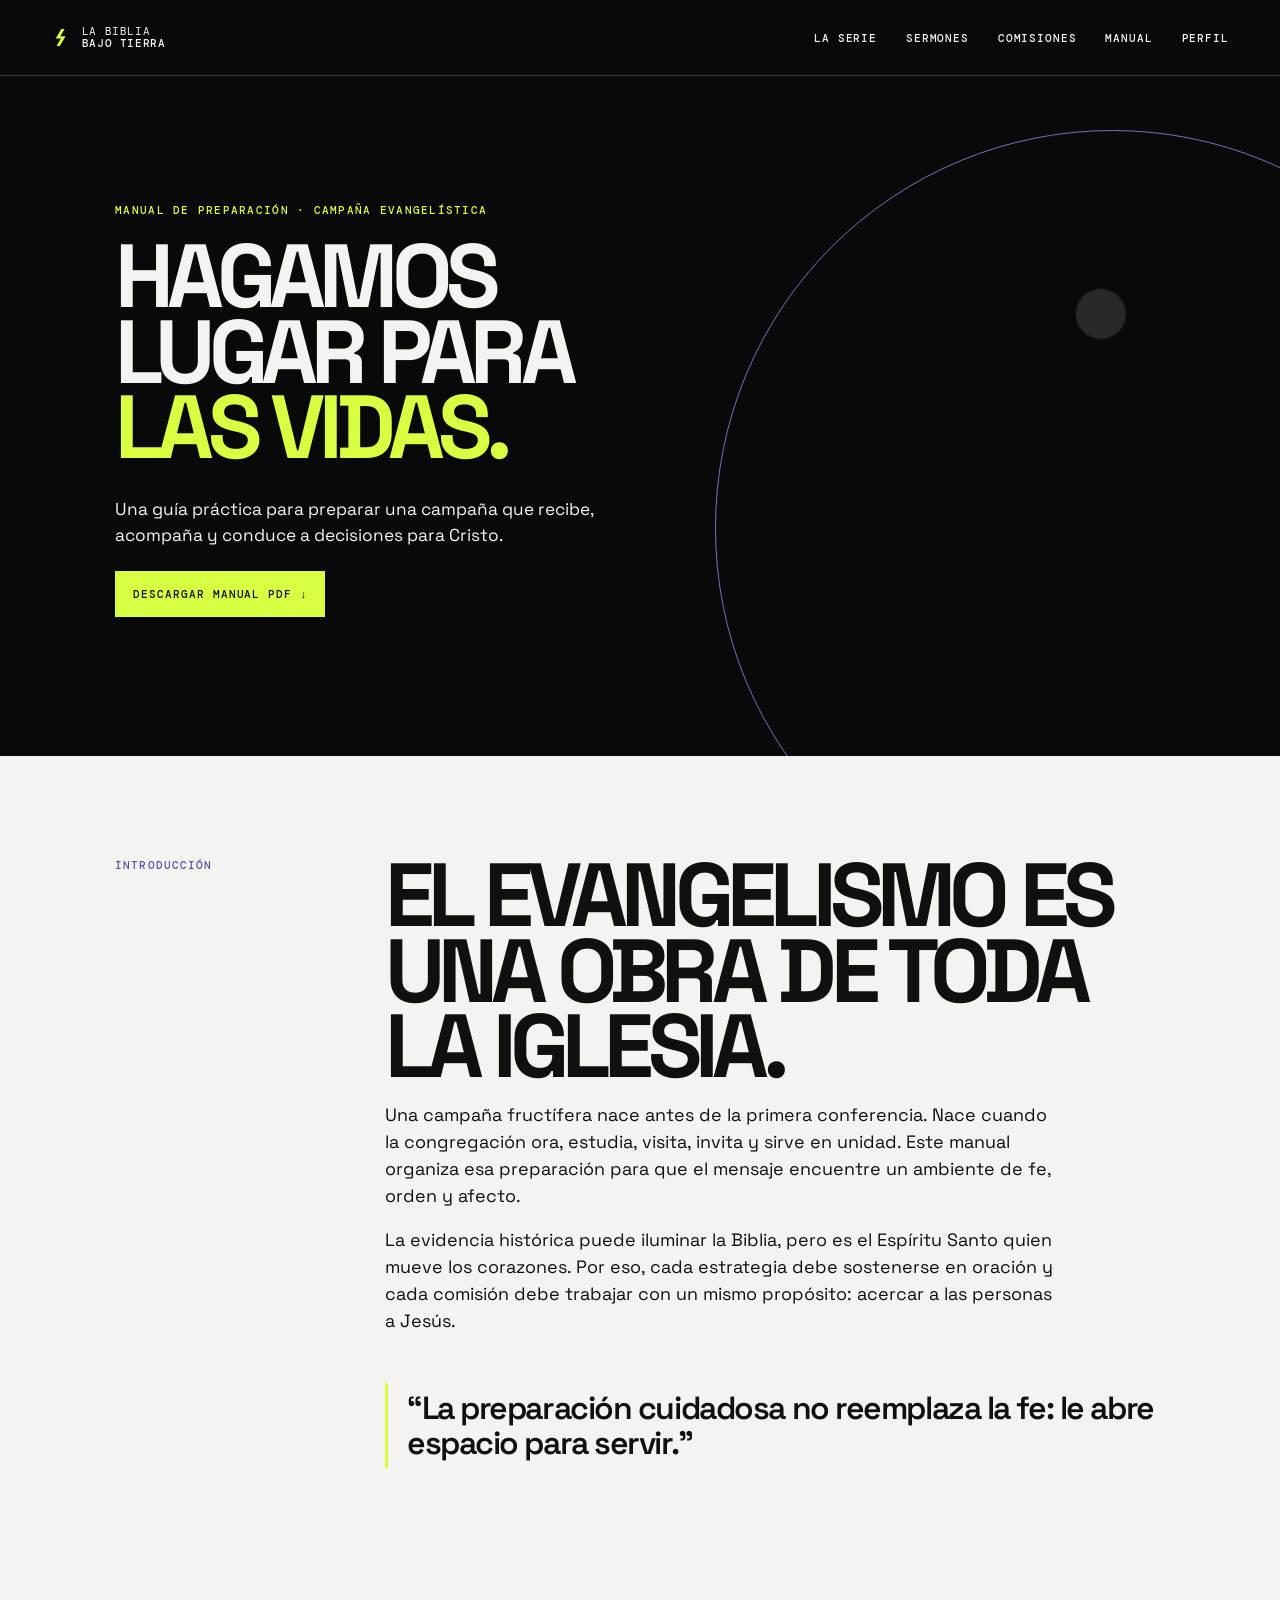
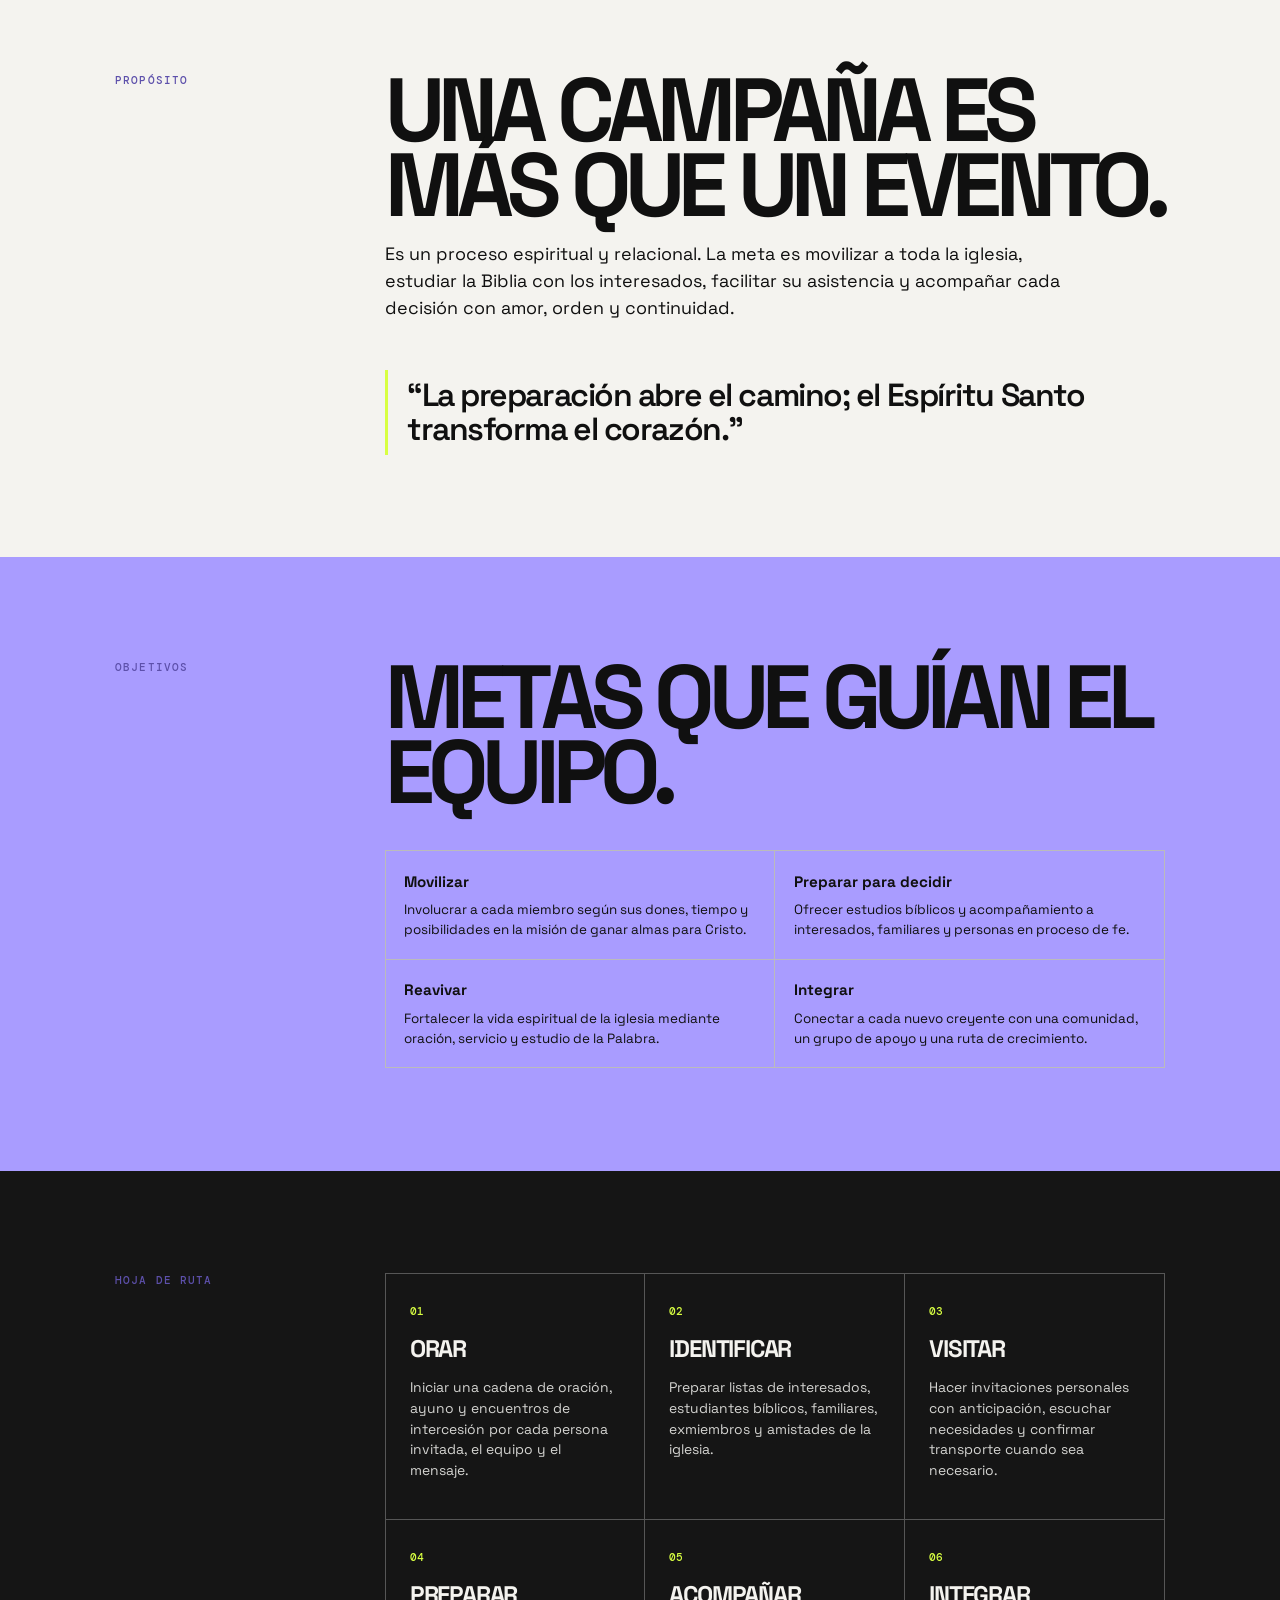
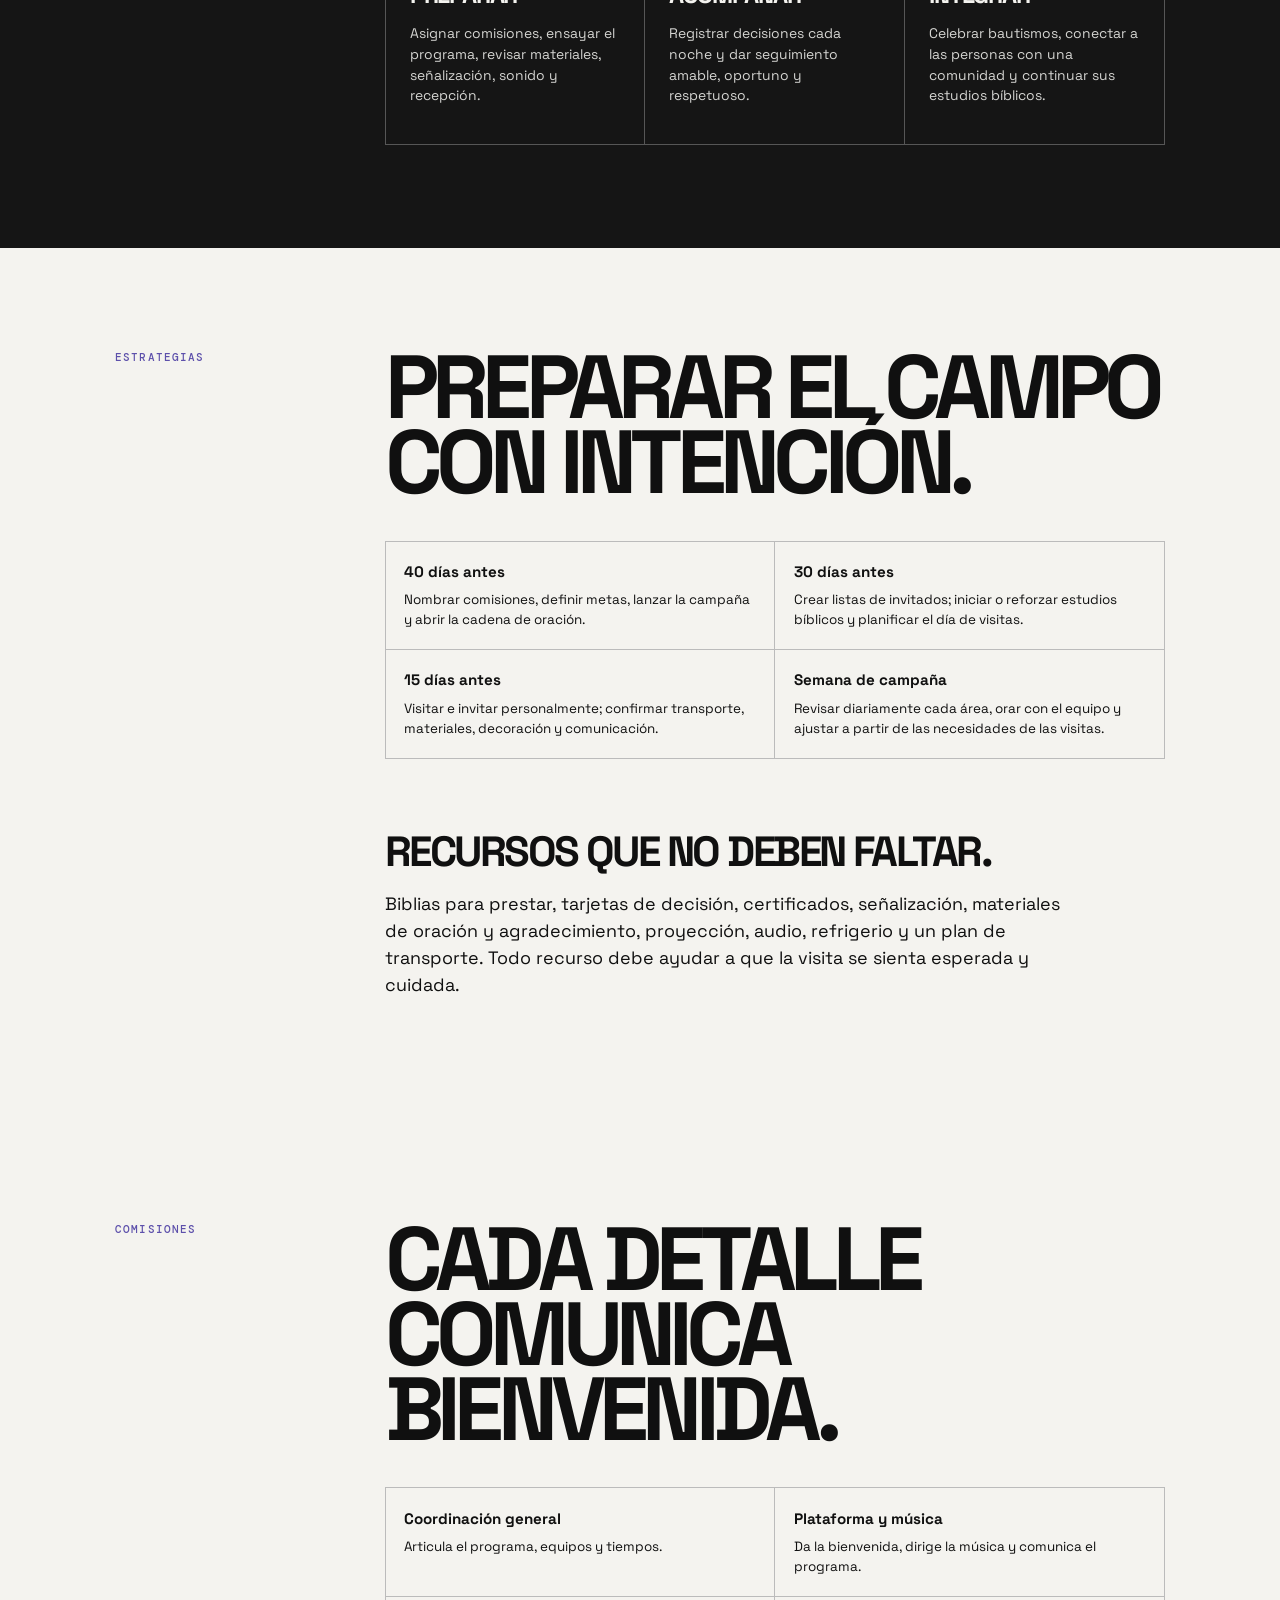
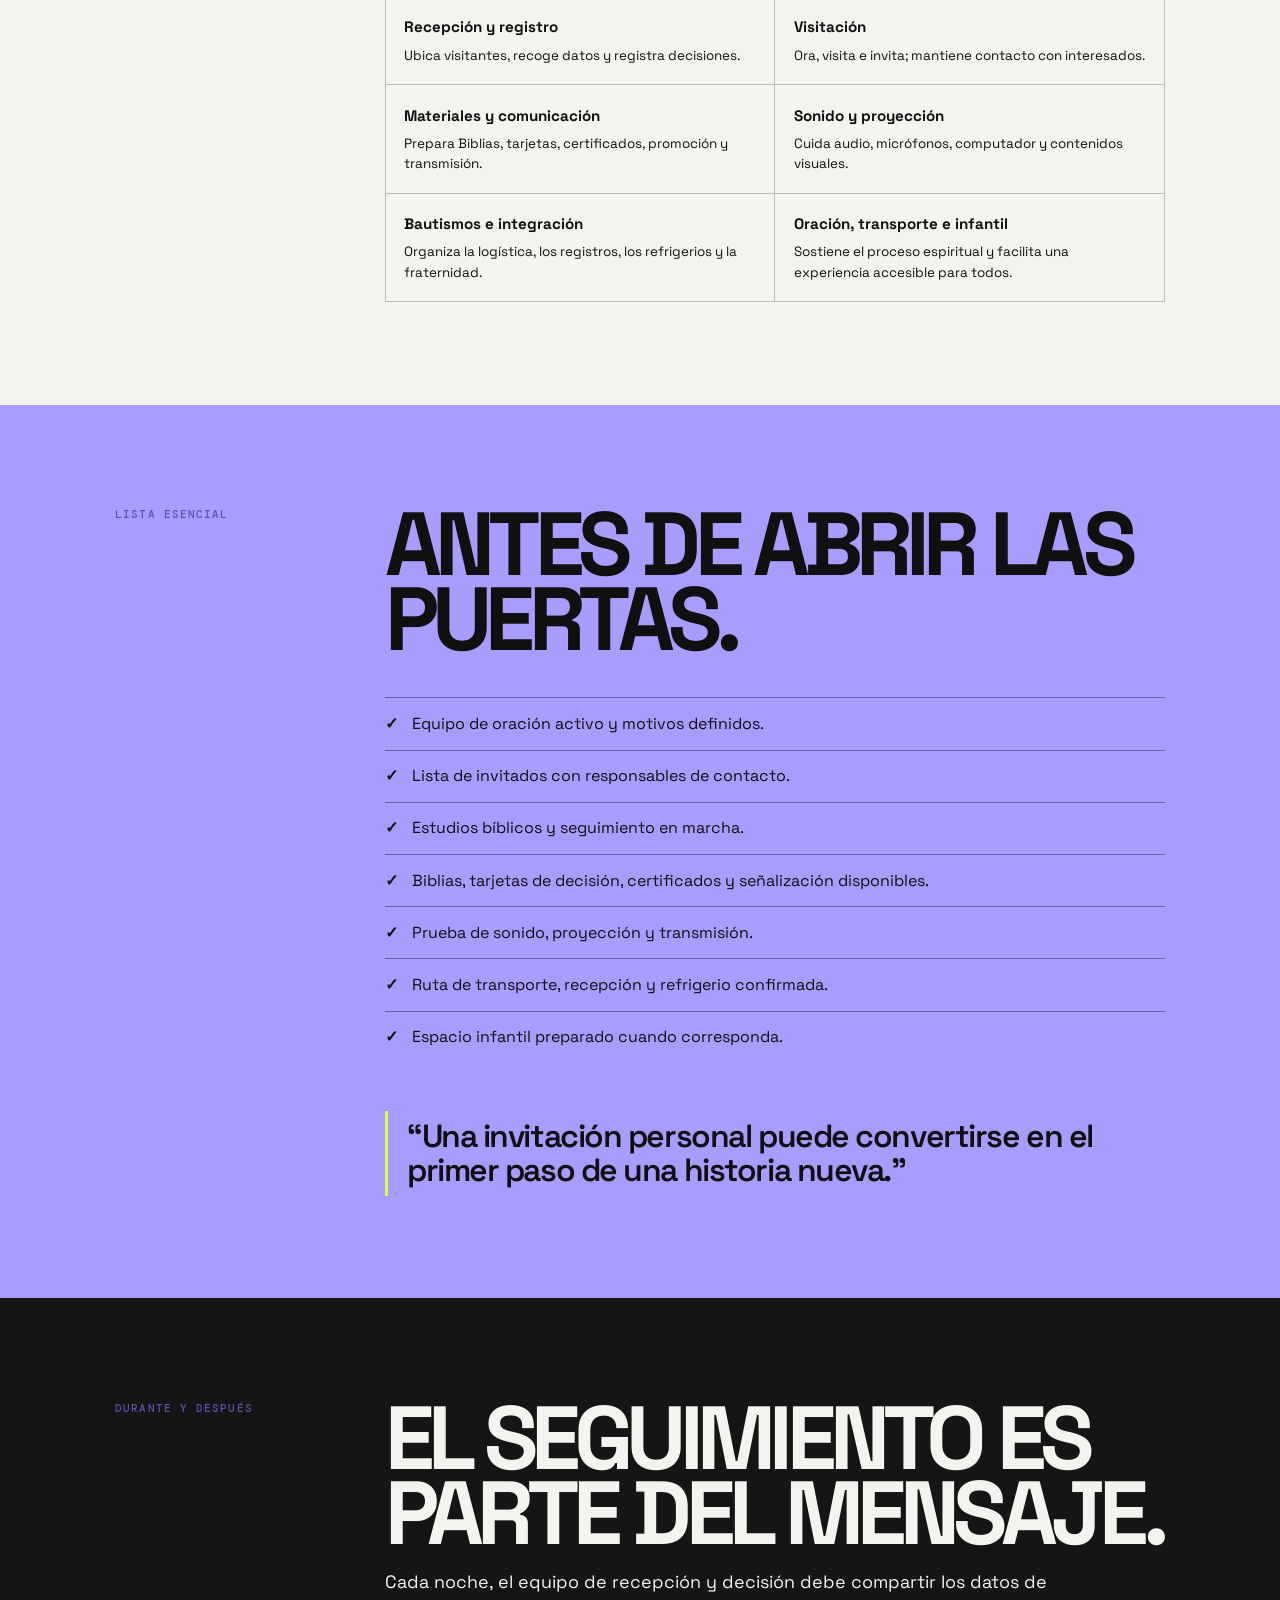
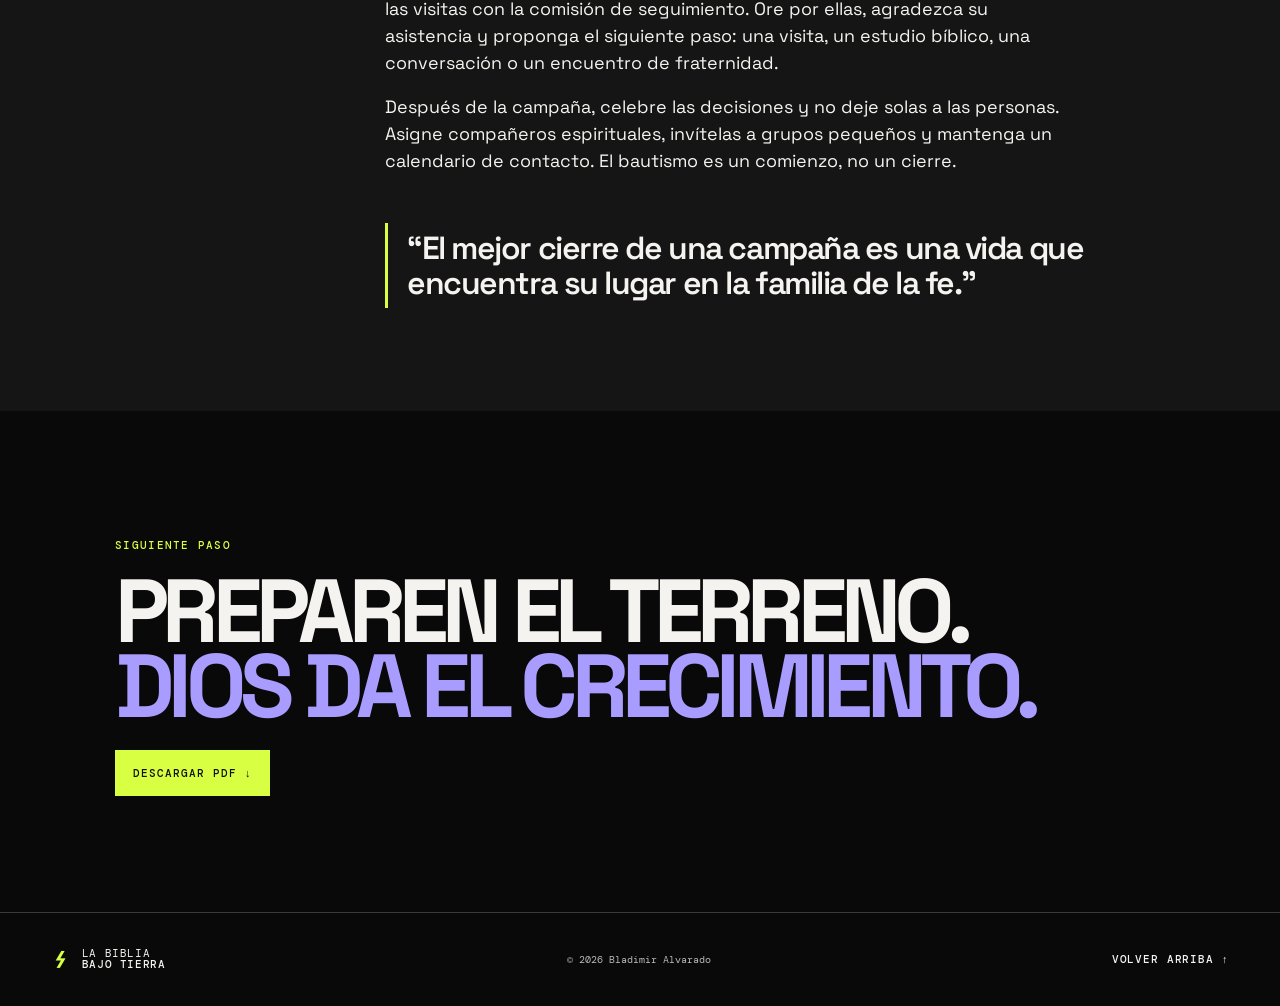
<file: manual.html>
<!doctype html><html lang="es"><head><meta charset="UTF-8"><meta name="viewport" content="width=device-width, initial-scale=1.0"><meta name="description" content="Manual de preparación para una campaña evangelística."><title>Manual de campaña | La Biblia Bajo Tierra</title><link rel="preconnect" href="https://fonts.googleapis.com"><link rel="preconnect" href="https://fonts.gstatic.com" crossorigin><link href="https://fonts.googleapis.com/css2?family=DM+Mono:wght@400;500&family=Space+Grotesk:wght@400;500;600;700&display=swap" rel="stylesheet"><link rel="stylesheet" href="styles.css"><link rel="stylesheet" href="manual.css"></head><body><header class="site-header"><a class="brand" href="index.html"><span class="brand-mark">⌁</span><span>La Biblia<br><b>Bajo Tierra</b></span></a><button class="menu-toggle" aria-expanded="false" aria-controls="primary-nav">Menú <span></span></button><nav id="primary-nav"><a href="index.html#serie">La serie</a><a href="index.html#sermones">Sermones</a><a href="index.html#comisiones">Comisiones</a><a href="manual.html">Manual</a><a href="index.html#perfil">Perfil</a></nav></header><main><section class="manual-hero"><p class="eyebrow">Manual de preparación · campaña evangelística</p><h1>HAGAMOS<br>LUGAR PARA<br><em>LAS VIDAS.</em></h1><p>Una guía práctica para preparar una campaña que recibe, acompaña y conduce a decisiones para Cristo.</p><a class="button button-primary" href="assets/manual-preparacion-campana.pdf" download>Descargar manual PDF ↓</a></section><section class="manual-section"><p class="manual-label">Introducción</p><div class="manual-copy"><h2>EL EVANGELISMO ES UNA OBRA DE TODA LA IGLESIA.</h2><p>Una campaña fructífera nace antes de la primera conferencia. Nace cuando la congregación ora, estudia, visita, invita y sirve en unidad. Este manual organiza esa preparación para que el mensaje encuentre un ambiente de fe, orden y afecto.</p><p>La evidencia histórica puede iluminar la Biblia, pero es el Espíritu Santo quien mueve los corazones. Por eso, cada estrategia debe sostenerse en oración y cada comisión debe trabajar con un mismo propósito: acercar a las personas a Jesús.</p><blockquote>“La preparación cuidadosa no reemplaza la fe: le abre espacio para servir.”</blockquote></div></section><section class="manual-section"><p class="manual-label">Propósito</p><div class="manual-copy"><h2>UNA CAMPAÑA ES MÁS QUE UN EVENTO.</h2><p>Es un proceso espiritual y relacional. La meta es movilizar a toda la iglesia, estudiar la Biblia con los interesados, facilitar su asistencia y acompañar cada decisión con amor, orden y continuidad.</p><blockquote>“La preparación abre el camino; el Espíritu Santo transforma el corazón.”</blockquote></div></section><section class="manual-section accent"><p class="manual-label">Objetivos</p><div class="manual-copy"><h2>METAS QUE GUÍAN EL EQUIPO.</h2><div class="manual-roles"><article><strong>Movilizar</strong><p>Involucrar a cada miembro según sus dones, tiempo y posibilidades en la misión de ganar almas para Cristo.</p></article><article><strong>Preparar para decidir</strong><p>Ofrecer estudios bíblicos y acompañamiento a interesados, familiares y personas en proceso de fe.</p></article><article><strong>Reavivar</strong><p>Fortalecer la vida espiritual de la iglesia mediante oración, servicio y estudio de la Palabra.</p></article><article><strong>Integrar</strong><p>Conectar a cada nuevo creyente con una comunidad, un grupo de apoyo y una ruta de crecimiento.</p></article></div></div></section><section class="manual-section dark"><p class="manual-label">Hoja de ruta</p><div class="route-grid"><article><span>01</span><h3>Orar</h3><p>Iniciar una cadena de oración, ayuno y encuentros de intercesión por cada persona invitada, el equipo y el mensaje.</p></article><article><span>02</span><h3>Identificar</h3><p>Preparar listas de interesados, estudiantes bíblicos, familiares, exmiembros y amistades de la iglesia.</p></article><article><span>03</span><h3>Visitar</h3><p>Hacer invitaciones personales con anticipación, escuchar necesidades y confirmar transporte cuando sea necesario.</p></article><article><span>04</span><h3>Preparar</h3><p>Asignar comisiones, ensayar el programa, revisar materiales, señalización, sonido y recepción.</p></article><article><span>05</span><h3>Acompañar</h3><p>Registrar decisiones cada noche y dar seguimiento amable, oportuno y respetuoso.</p></article><article><span>06</span><h3>Integrar</h3><p>Celebrar bautismos, conectar a las personas con una comunidad y continuar sus estudios bíblicos.</p></article></div></section><section class="manual-section"><p class="manual-label">Estrategias</p><div class="manual-copy"><h2>PREPARAR EL CAMPO CON INTENCIÓN.</h2><div class="manual-roles"><article><strong>40 días antes</strong><p>Nombrar comisiones, definir metas, lanzar la campaña y abrir la cadena de oración.</p></article><article><strong>30 días antes</strong><p>Crear listas de invitados; iniciar o reforzar estudios bíblicos y planificar el día de visitas.</p></article><article><strong>15 días antes</strong><p>Visitar e invitar personalmente; confirmar transporte, materiales, decoración y comunicación.</p></article><article><strong>Semana de campaña</strong><p>Revisar diariamente cada área, orar con el equipo y ajustar a partir de las necesidades de las visitas.</p></article></div><h2 class="manual-subhead">RECURSOS QUE NO DEBEN FALTAR.</h2><p>Biblias para prestar, tarjetas de decisión, certificados, señalización, materiales de oración y agradecimiento, proyección, audio, refrigerio y un plan de transporte. Todo recurso debe ayudar a que la visita se sienta esperada y cuidada.</p></div></section><section class="manual-section"><p class="manual-label">Comisiones</p><div class="manual-copy"><h2>CADA DETALLE COMUNICA BIENVENIDA.</h2><div class="manual-roles"><article><strong>Coordinación general</strong><p>Articula el programa, equipos y tiempos.</p></article><article><strong>Plataforma y música</strong><p>Da la bienvenida, dirige la música y comunica el programa.</p></article><article><strong>Recepción y registro</strong><p>Ubica visitantes, recoge datos y registra decisiones.</p></article><article><strong>Visitación</strong><p>Ora, visita e invita; mantiene contacto con interesados.</p></article><article><strong>Materiales y comunicación</strong><p>Prepara Biblias, tarjetas, certificados, promoción y transmisión.</p></article><article><strong>Sonido y proyección</strong><p>Cuida audio, micrófonos, computador y contenidos visuales.</p></article><article><strong>Bautismos e integración</strong><p>Organiza la logística, los registros, los refrigerios y la fraternidad.</p></article><article><strong>Oración, transporte e infantil</strong><p>Sostiene el proceso espiritual y facilita una experiencia accesible para todos.</p></article></div></div></section><section class="manual-section accent"><p class="manual-label">Lista esencial</p><div class="manual-copy"><h2>ANTES DE ABRIR LAS PUERTAS.</h2><ul class="checklist"><li>Equipo de oración activo y motivos definidos.</li><li>Lista de invitados con responsables de contacto.</li><li>Estudios bíblicos y seguimiento en marcha.</li><li>Biblias, tarjetas de decisión, certificados y señalización disponibles.</li><li>Prueba de sonido, proyección y transmisión.</li><li>Ruta de transporte, recepción y refrigerio confirmada.</li><li>Espacio infantil preparado cuando corresponda.</li></ul><blockquote>“Una invitación personal puede convertirse en el primer paso de una historia nueva.”</blockquote></div></section><section class="manual-section dark"><p class="manual-label">Durante y después</p><div class="manual-copy"><h2>EL SEGUIMIENTO ES PARTE DEL MENSAJE.</h2><p>Cada noche, el equipo de recepción y decisión debe compartir los datos de las visitas con la comisión de seguimiento. Ore por ellas, agradezca su asistencia y proponga el siguiente paso: una visita, un estudio bíblico, una conversación o un encuentro de fraternidad.</p><p>Después de la campaña, celebre las decisiones y no deje solas a las personas. Asigne compañeros espirituales, invítelas a grupos pequeños y mantenga un calendario de contacto. El bautismo es un comienzo, no un cierre.</p><blockquote>“El mejor cierre de una campaña es una vida que encuentra su lugar en la familia de la fe.”</blockquote></div></section><section class="manual-cta"><p class="eyebrow">Siguiente paso</p><h2>PREPAREN EL TERRENO.<br><em>DIOS DA EL CRECIMIENTO.</em></h2><a class="button button-primary" href="assets/manual-preparacion-campana.pdf" download>Descargar PDF ↓</a></section></main><footer><a class="brand" href="index.html"><span class="brand-mark">⌁</span><span>La Biblia<br><b>Bajo Tierra</b></span></a><p>© <span id="year"></span> Bladimir Alvarado</p><a href="#top">Volver arriba ↑</a></footer><script src="script.js"></script></body></html>
</file>
<file: styles.css>
:root{--void:#090909;--ink:#101010;--paper:#f4f3ef;--acid:#d8ff42;--violet:#a99cff;--gray:#b9b9b5;--line:rgba(255,255,255,.2);--display:"Space Grotesk",Arial,sans-serif;--body:"Space Grotesk",Arial,sans-serif;--mono:"DM Mono",monospace}*{box-sizing:border-box}html{scroll-behavior:smooth}body{margin:0;background:var(--void);color:var(--paper);font-family:var(--body);line-height:1.5}a{color:inherit;text-decoration:none}.skip-link{position:absolute;left:-999px}.skip-link:focus{left:1rem;top:1rem;z-index:20;background:var(--acid);color:#000;padding:1rem}.site-header{height:76px;display:flex;align-items:center;justify-content:space-between;padding:0 clamp(1.2rem,4vw,5rem);border-bottom:1px solid var(--line);background:var(--void);position:relative;z-index:4}.brand{display:flex;align-items:center;gap:.55rem;font-family:var(--mono);font-size:.66rem;line-height:1.1;letter-spacing:.06em;text-transform:uppercase}.brand-mark{font-family:var(--display);font-size:2.2rem;line-height:.5;color:var(--acid);transform:rotate(90deg);display:inline-block}.brand b{font-weight:500}nav{display:flex;gap:1.8rem;font:500 .69rem var(--mono);letter-spacing:.08em;text-transform:uppercase}nav a,.text-link{transition:color .2s}nav a:hover,.text-link:hover{color:var(--acid)}.menu-toggle{display:none}.hero{min-height:660px;display:grid;grid-template-columns:1.08fr .92fr;background:var(--void);overflow:hidden}.hero-copy{padding:clamp(4rem,9vw,8.5rem) clamp(1.2rem,7vw,8rem);display:flex;flex-direction:column;justify-content:center}.eyebrow,.sermon-type{font:500 .66rem var(--mono);letter-spacing:.12em;text-transform:uppercase}.eyebrow{color:var(--acid);margin:0 0 1.4rem}.hero h1,.section h2,.preparation h2{font:700 clamp(3.3rem,7vw,7.4rem)/.86 var(--display);letter-spacing:-.075em;text-transform:uppercase;margin:0}.hero h1 em,.section h2 em,.preparation h2 em{font-style:normal;color:var(--violet)}.hero-lead{max-width:500px;margin:2.2rem 0;font-size:1.05rem;color:#deded8}.hero-actions{display:flex;gap:1.5rem;align-items:center;margin-top:1rem}.button{padding:1rem 1.1rem;font:500 .68rem var(--mono);letter-spacing:.09em;text-transform:uppercase}.button-primary{background:var(--acid);color:var(--ink);transition:.2s}.button-primary:hover{transform:translate(-4px,-4px);box-shadow:4px 4px 0 var(--violet)}.button-primary span,.text-link span{margin-left:.8rem}.text-link{font:500 .68rem var(--mono);letter-spacing:.08em;text-transform:uppercase}.hero-portrait-wrap{background:#222;position:relative;overflow:hidden;min-height:520px}.hero-portrait-wrap:after{content:"";position:absolute;inset:0;background:linear-gradient(90deg,var(--void),transparent 35%),linear-gradient(0deg,rgba(0,0,0,.4),transparent 45%)}.hero-portrait{position:absolute;inset:0;width:100%;height:100%;object-fit:cover;object-position:center 26%;filter:grayscale(1) contrast(1.08)}.hero-arc{z-index:1;position:absolute;width:86%;aspect-ratio:1;left:7%;top:8%;border:1px solid var(--acid);border-radius:50%;opacity:.55}.portrait-label,.portrait-name{position:absolute;z-index:2;margin:0}.portrait-label{top:9%;right:8%;font:500 .59rem var(--mono);text-align:right;letter-spacing:.09em;text-transform:uppercase}.portrait-name{bottom:6%;left:8%;font:700 clamp(1.5rem,3vw,2.8rem)/.9 var(--display);letter-spacing:-.08em;text-transform:uppercase}.portrait-name em{color:var(--acid);font-style:normal}.quote-band{background:var(--acid);color:var(--ink);padding:2.5rem 8%;display:flex;align-items:center;justify-content:space-between;gap:2rem}.quote-band p{font:700 clamp(1.5rem,2.8vw,2.65rem)/1 var(--display);letter-spacing:-.05em;text-transform:uppercase;max-width:790px;margin:0}.quote-band span{font:500 .61rem var(--mono);letter-spacing:.08em;text-transform:uppercase;max-width:160px}.section{padding:clamp(5rem,10vw,9rem) clamp(1.2rem,7vw,8rem)}.section-kicker{font:500 .66rem var(--mono);letter-spacing:.1em;text-transform:uppercase;margin-bottom:4rem;color:var(--gray)}.section-kicker span{color:var(--acid);margin-right:1.1rem}.story-section,.profile-section{background:var(--paper);color:var(--ink)}.story-grid,.commission-intro,.profile-grid{display:grid;grid-template-columns:1fr 1fr;gap:clamp(2.5rem,8vw,9rem)}.story-text{font-size:1.08rem;max-width:520px}.story-text p{margin:0 0 1.2rem}.pillars{margin-top:5rem;display:grid;grid-template-columns:repeat(3,1fr);border-top:1px solid #bbb}.pillars article{padding:1.4rem 1.4rem 1rem 0;border-right:1px solid #bbb;margin-right:1.4rem}.pillars article:last-child{border:0}.pillars span,.sermon-number{font:500 .7rem var(--mono);color:#5d50ab}.pillars h3{font:700 1.35rem/1 var(--display);letter-spacing:-.05em;text-transform:uppercase;margin:.8rem 0}.pillars p{font-size:.86rem;margin:0}.sermons-section{background:#151515}.section-heading{display:flex;justify-content:space-between;align-items:end;margin-bottom:3.5rem}.section-heading p{color:var(--gray);max-width:320px;margin:0}.sermon-grid{display:grid;grid-template-columns:repeat(2,1fr);border-top:1px solid var(--line);border-left:1px solid var(--line)}.sermon-card{min-height:280px;padding:1.5rem;display:flex;flex-direction:column;justify-content:space-between;border-right:1px solid var(--line);border-bottom:1px solid var(--line);transition:.2s}.sermon-card:hover,.sermon-card.featured{background:var(--violet);color:var(--ink)}.sermon-card .sermon-type{color:var(--acid);margin:.8rem 0}.sermon-card.featured .sermon-type,.sermon-card:hover .sermon-type{color:var(--ink)}.sermon-card h3{font:700 clamp(1.6rem,3vw,2.7rem)/.94 var(--display);letter-spacing:-.065em;text-transform:uppercase;margin:0 0 .8rem}.sermon-card div>p:last-child{font-size:.86rem;margin:0;color:#d8d8d3}.sermon-card:hover div>p:last-child,.sermon-card.featured div>p:last-child{color:var(--ink)}.sermon-card>a{align-self:flex-end;font:500 .67rem var(--mono);text-transform:uppercase;letter-spacing:.08em}.commissions-section{background:var(--void)}.commission-intro{margin-bottom:4.5rem}.commission-intro p{font-size:1.05rem;color:#d8d8d3;margin:0 0 1.5rem;max-width:510px}.commission-grid{display:grid;grid-template-columns:repeat(3,1fr);border-top:1px solid var(--line);border-left:1px solid var(--line)}details{padding:1.4rem 1.2rem;min-height:145px;border-right:1px solid var(--line);border-bottom:1px solid var(--line)}details[open]{background:#202020}summary{display:grid;grid-template-columns:25px 1fr 18px;gap:.4rem;cursor:pointer;list-style:none;font-size:.9rem}summary::-webkit-details-marker{display:none}summary span{font:500 .68rem var(--mono);color:var(--acid)}summary i{font-style:normal;text-align:right;font-size:1.2rem;line-height:.8}details[open] summary i{transform:rotate(45deg)}details p{font-size:.84rem;color:#d2d2cf;margin:1rem 0 0 29px}.preparation{background:var(--acid);color:var(--ink);padding:clamp(4.5rem,8vw,7.5rem) clamp(1.2rem,7vw,8rem)}.preparation-top{display:flex;justify-content:space-between;gap:2rem;margin-bottom:clamp(3rem,7vw,7rem)}.preparation .eyebrow{color:var(--ink);margin:0}.preparation-top>p:last-child{max-width:340px;margin:0;font-size:.86rem}.preparation h2{max-width:800px;font-size:clamp(3.5rem,7.6vw,8.5rem);margin-bottom:4.5rem}.preparation h2 em{color:var(--violet)}.campaign-path{display:grid;grid-template-columns:repeat(4,1fr);padding:0;margin:0;list-style:none;border-top:2px solid var(--ink);border-left:1px solid rgba(0,0,0,.28)}.campaign-path li{min-height:245px;display:flex;flex-direction:column;justify-content:space-between;padding:1.25rem;border-right:1px solid rgba(0,0,0,.28);background:var(--acid);transition:background .2s}.campaign-path li:hover{background:var(--violet)}.campaign-path li>span{font:500 .72rem var(--mono)}.campaign-path strong{font:700 1.45rem/.98 var(--display);letter-spacing:-.06em;text-transform:uppercase;display:block;max-width:180px}.campaign-path p{font-size:.82rem;margin:.8rem 0 0;max-width:210px}.profile-image{height:530px;position:relative;overflow:hidden;background:linear-gradient(135deg,transparent 0 49.8%,var(--acid) 50% 50.2%,transparent 50.4%),repeating-linear-gradient(0deg,transparent 0 46px,rgba(16,16,16,.12) 47px),repeating-linear-gradient(90deg,transparent 0 46px,rgba(16,16,16,.12) 47px)}.profile-image:after{content:"";position:absolute;width:78%;aspect-ratio:1;border:1px solid var(--violet);border-radius:50%;left:11%;top:10%;pointer-events:none}.profile-image img{position:absolute;z-index:1;width:94%;height:108%;object-fit:contain;object-position:center bottom;left:3%;bottom:-2%;filter:grayscale(1) contrast(1.08)}.profile-grid{align-items:center}.profile-grid .eyebrow{color:#574ca4}.profile-grid h2{font-size:clamp(2.8rem,5vw,5.4rem);margin-bottom:2rem}.profile-grid h2 em{color:#574ca4}.profile-grid p:not(.eyebrow){max-width:560px;font-size:1.02rem;margin:0 0 1rem}footer{display:flex;justify-content:space-between;align-items:center;gap:2rem;padding:2.2rem clamp(1.2rem,4vw,5rem);border-top:1px solid var(--line);background:var(--void)}footer p{margin:0;font:400 .62rem var(--mono);color:var(--gray);text-align:center}footer>a:last-child{font:500 .66rem var(--mono);letter-spacing:.08em;text-transform:uppercase;white-space:nowrap}@media(max-width:780px){.site-header{height:68px}.menu-toggle{display:flex;align-items:center;gap:.5rem;border:0;background:none;color:var(--paper);font:500 .66rem var(--mono);letter-spacing:.08em;text-transform:uppercase}.menu-toggle span,.menu-toggle:after{content:"";display:block;width:15px;height:1px;background:currentColor}.menu-toggle span{box-shadow:0 5px 0 currentColor}nav{display:none;position:absolute;top:68px;left:0;right:0;background:#151515;padding:1.5rem;flex-direction:column;gap:1.2rem;border-bottom:1px solid var(--line)}nav.open{display:flex}.hero{grid-template-columns:1fr}.hero-copy{padding:5.5rem 1.3rem 4rem}.hero-portrait-wrap{min-height:460px}.hero-portrait{object-position:center 18%}.quote-band{display:block;padding:2rem 1.3rem}.quote-band span{display:block;margin-top:1rem}.story-grid,.commission-intro,.profile-grid{grid-template-columns:1fr;gap:2rem}.pillars{margin-top:3rem;grid-template-columns:1fr}.pillars article{margin:0;padding:1.2rem 0;border-right:0;border-bottom:1px solid #bbb}.section-heading{display:block}.section-heading p{margin-top:1.5rem}.sermon-grid,.commission-grid{grid-template-columns:1fr}.sermon-card{min-height:245px}.preparation-top{display:block;margin-bottom:3rem}.preparation-top>p:last-child{margin-top:1.2rem}.preparation h2{margin-bottom:3rem}.campaign-path{grid-template-columns:1fr}.campaign-path li{min-height:160px}.profile-image{height:440px;grid-row:2}footer{display:grid;justify-items:center;text-align:center;gap:1.2rem}}
</file>
<file: manual.css>
.manual-hero{min-height:680px;padding:clamp(5rem,10vw,9rem) clamp(1.2rem,9vw,11rem);background:radial-gradient(circle at 86% 35%,#292929 0 2%,transparent 2.2%),#090909;position:relative;overflow:hidden}.manual-hero:after{content:"";position:absolute;width:62vw;height:62vw;border:1px solid #a99cff;border-radius:50%;right:-18vw;top:8%;opacity:.7}.manual-hero>*{position:relative;z-index:1}.manual-hero h1,.manual-section h2,.manual-cta h2{font:700 clamp(3rem,7vw,7.8rem)/.84 var(--display);letter-spacing:-.075em;margin:0;text-transform:uppercase}.manual-hero h1 em,.manual-cta h2 em{font-style:normal;color:#d8ff42}.manual-hero>p:not(.eyebrow){max-width:490px;font-size:1.08rem;margin:2rem 0}.manual-section{padding:clamp(4rem,8vw,8rem) clamp(1.2rem,9vw,11rem);display:grid;grid-template-columns:180px 1fr;gap:clamp(2rem,7vw,8rem);background:#f4f3ef;color:#101010}.manual-label{font:500 .68rem var(--mono);letter-spacing:.1em;text-transform:uppercase;color:#5d50ab;margin:0}.manual-copy{max-width:850px}.manual-copy>p{font-size:1.12rem;max-width:680px}.manual-copy blockquote{border-left:3px solid #d8ff42;margin:3rem 0 0;padding:.5rem 0 .5rem 1.2rem;font:600 clamp(1.3rem,2.5vw,2.2rem)/1.08 var(--display);letter-spacing:-.045em}.manual-section.dark{background:#151515;color:#f4f3ef}.route-grid{display:grid;grid-template-columns:repeat(3,1fr);border-top:1px solid rgba(255,255,255,.28);border-left:1px solid rgba(255,255,255,.28)}.route-grid article{padding:1.5rem;min-height:210px;border-right:1px solid rgba(255,255,255,.28);border-bottom:1px solid rgba(255,255,255,.28)}.route-grid span{font:500 .7rem var(--mono);color:#d8ff42}.route-grid h3{font:700 1.5rem/.95 var(--display);letter-spacing:-.05em;text-transform:uppercase;margin:1rem 0}.route-grid p{font-size:.87rem;color:#d4d4d1}.manual-roles{margin-top:2.5rem;display:grid;grid-template-columns:repeat(2,1fr);gap:0;border-top:1px solid #bbb;border-left:1px solid #bbb}.manual-roles article{padding:1.15rem;border-right:1px solid #bbb;border-bottom:1px solid #bbb}.manual-roles strong{font-size:.95rem}.manual-roles p{font-size:.84rem;margin:.4rem 0 0}.manual-section.accent{background:#a99cff}.checklist{padding:0;margin:2.5rem 0;list-style:none}.checklist li{border-top:1px solid rgba(0,0,0,.38);padding:.85rem 0 .85rem 1.7rem;position:relative}.checklist li:before{content:"✓";position:absolute;left:0;font-weight:700}.manual-cta{padding:clamp(5rem,10vw,9rem) clamp(1.2rem,9vw,11rem);background:#090909}.manual-cta h2{margin-bottom:2.2rem}.manual-cta h2 em{color:#a99cff}@media(max-width:780px){.manual-hero{min-height:570px}.manual-section{grid-template-columns:1fr;gap:1.5rem}.route-grid,.manual-roles{grid-template-columns:1fr}.manual-hero:after{width:120vw;height:120vw;right:-50vw;top:20%}}
</file>
